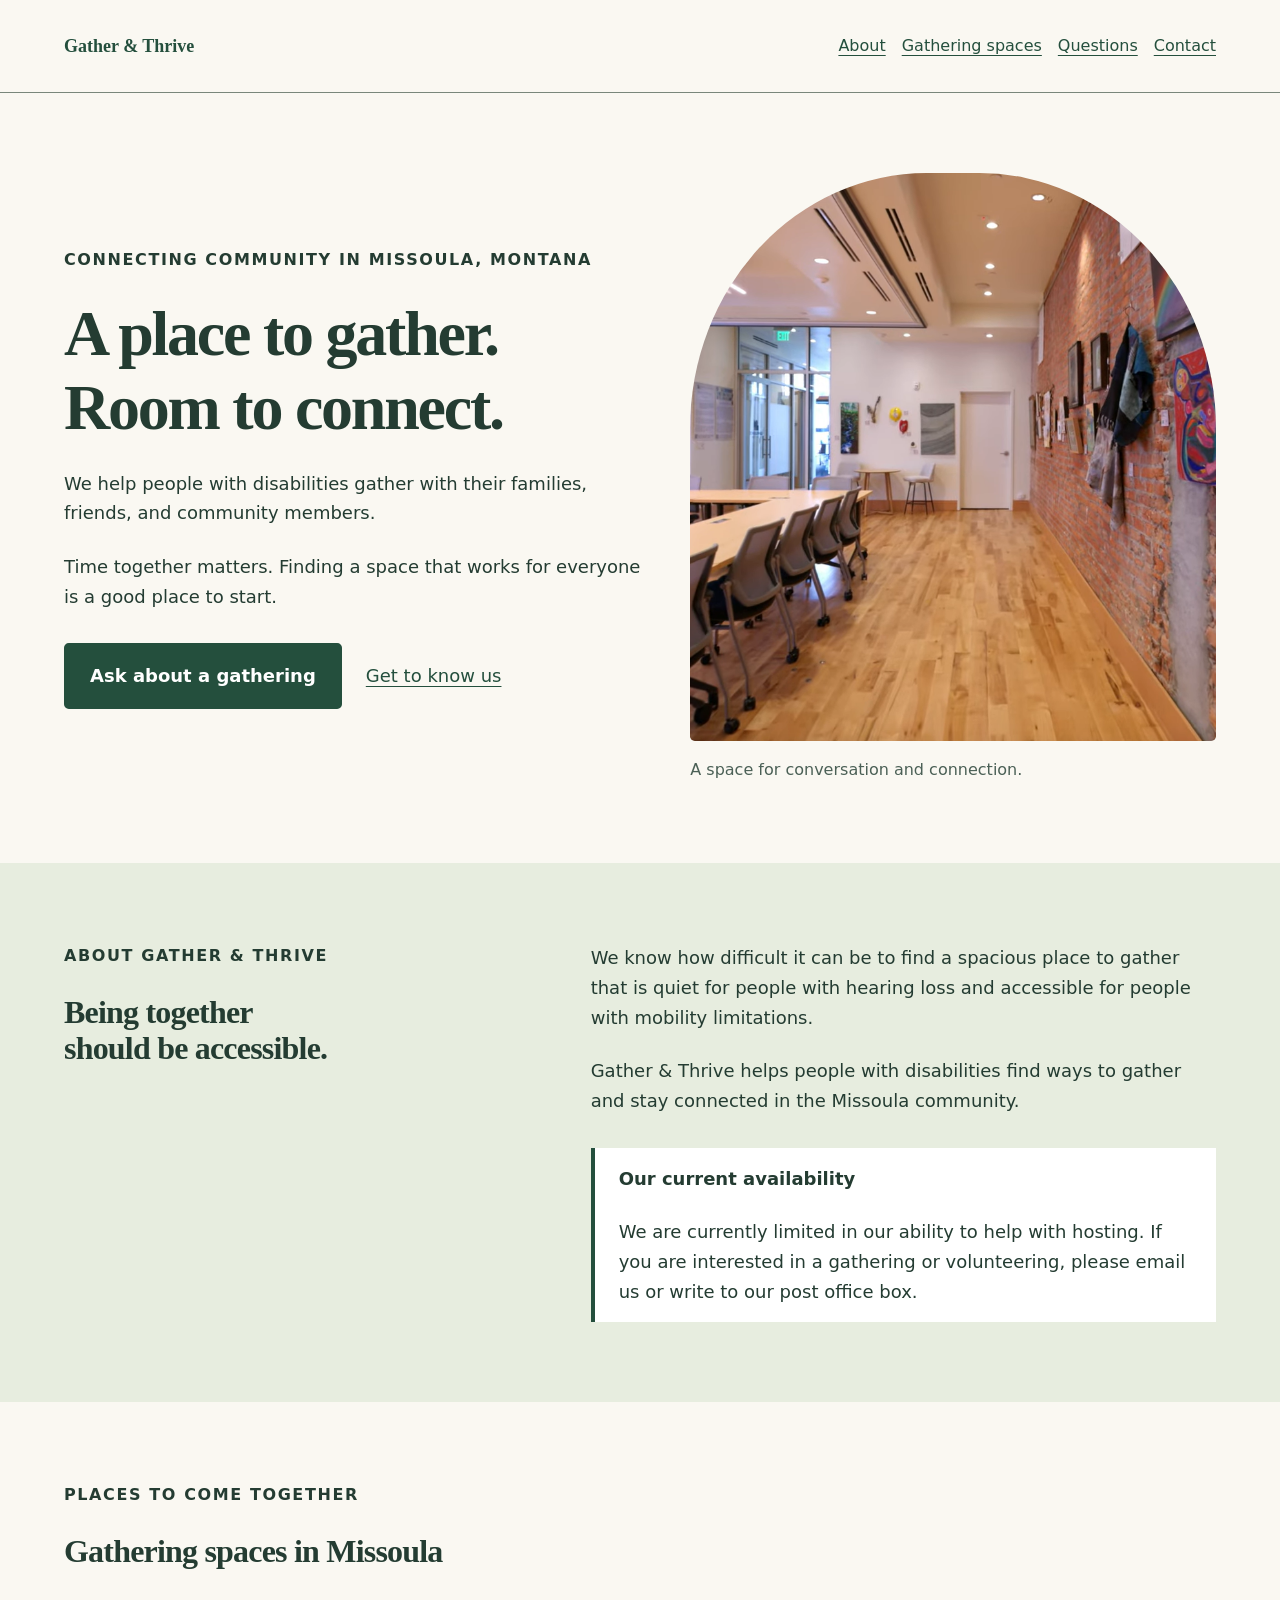
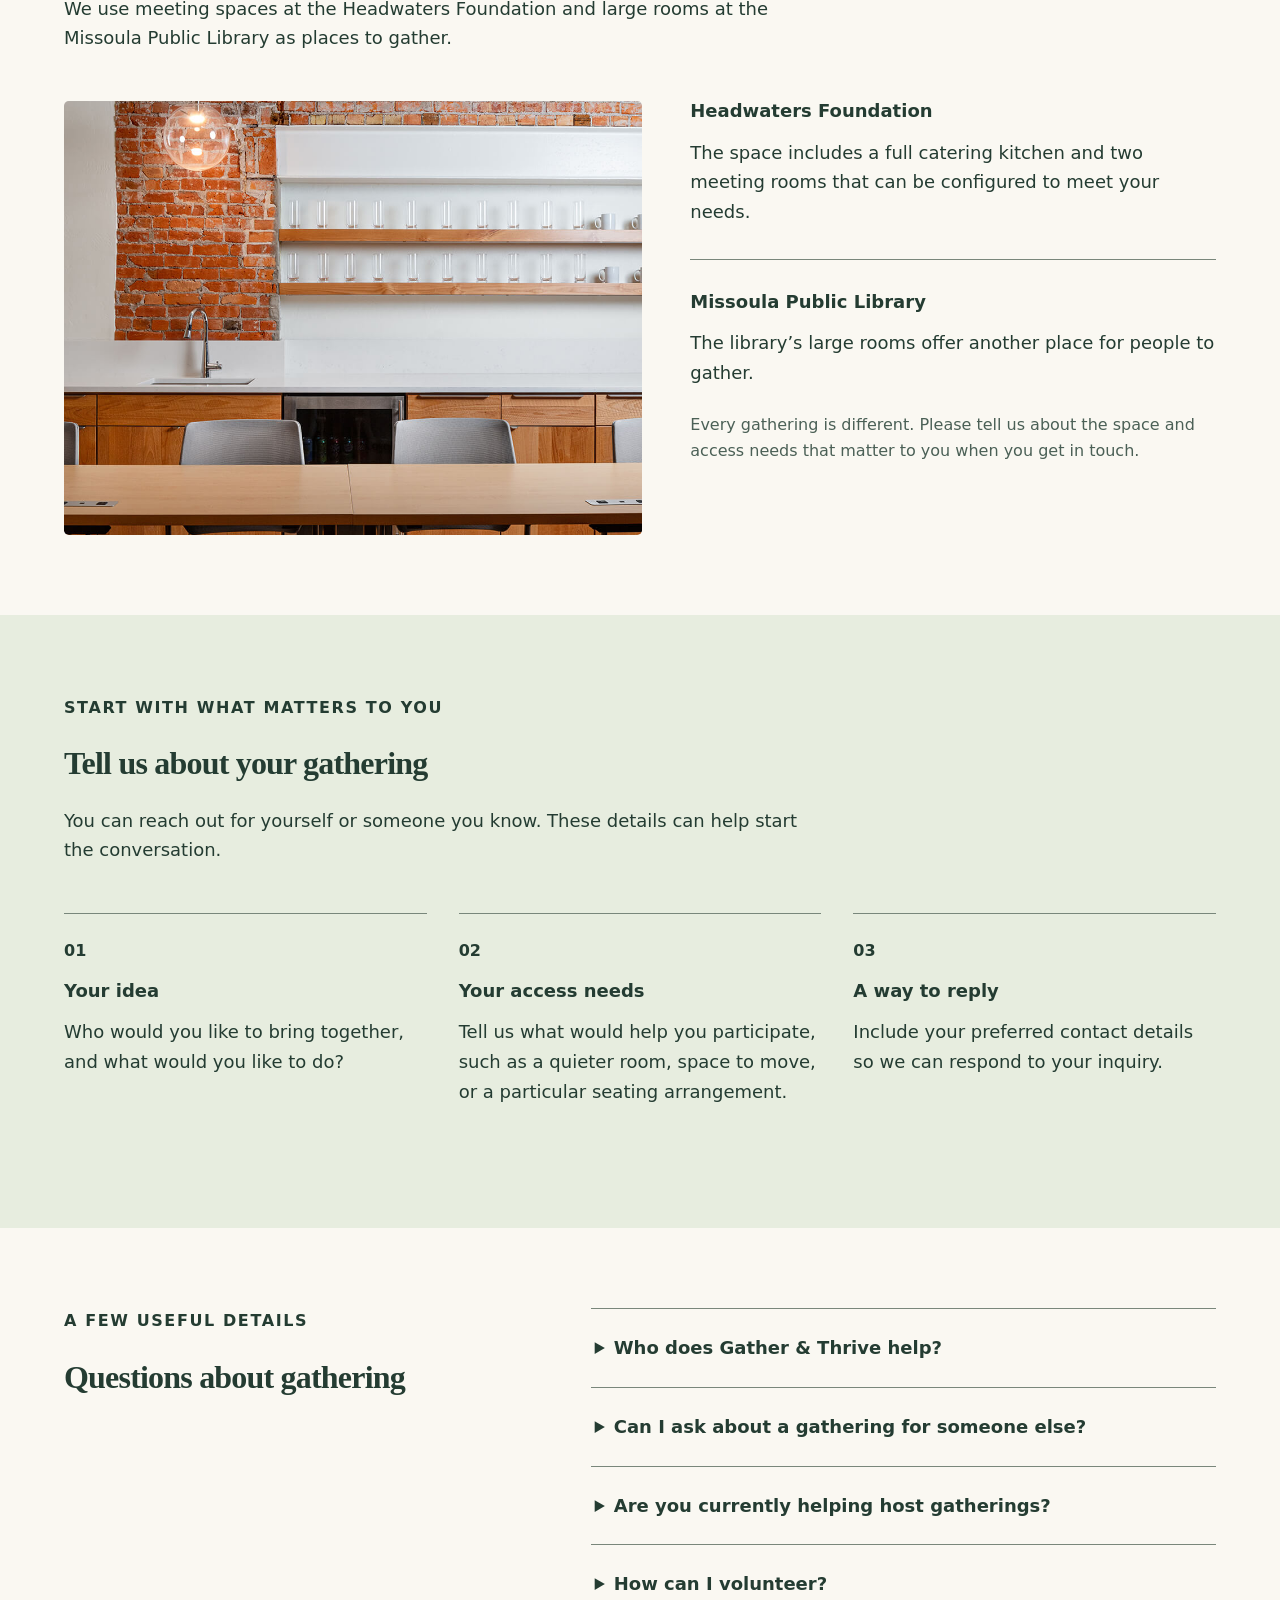
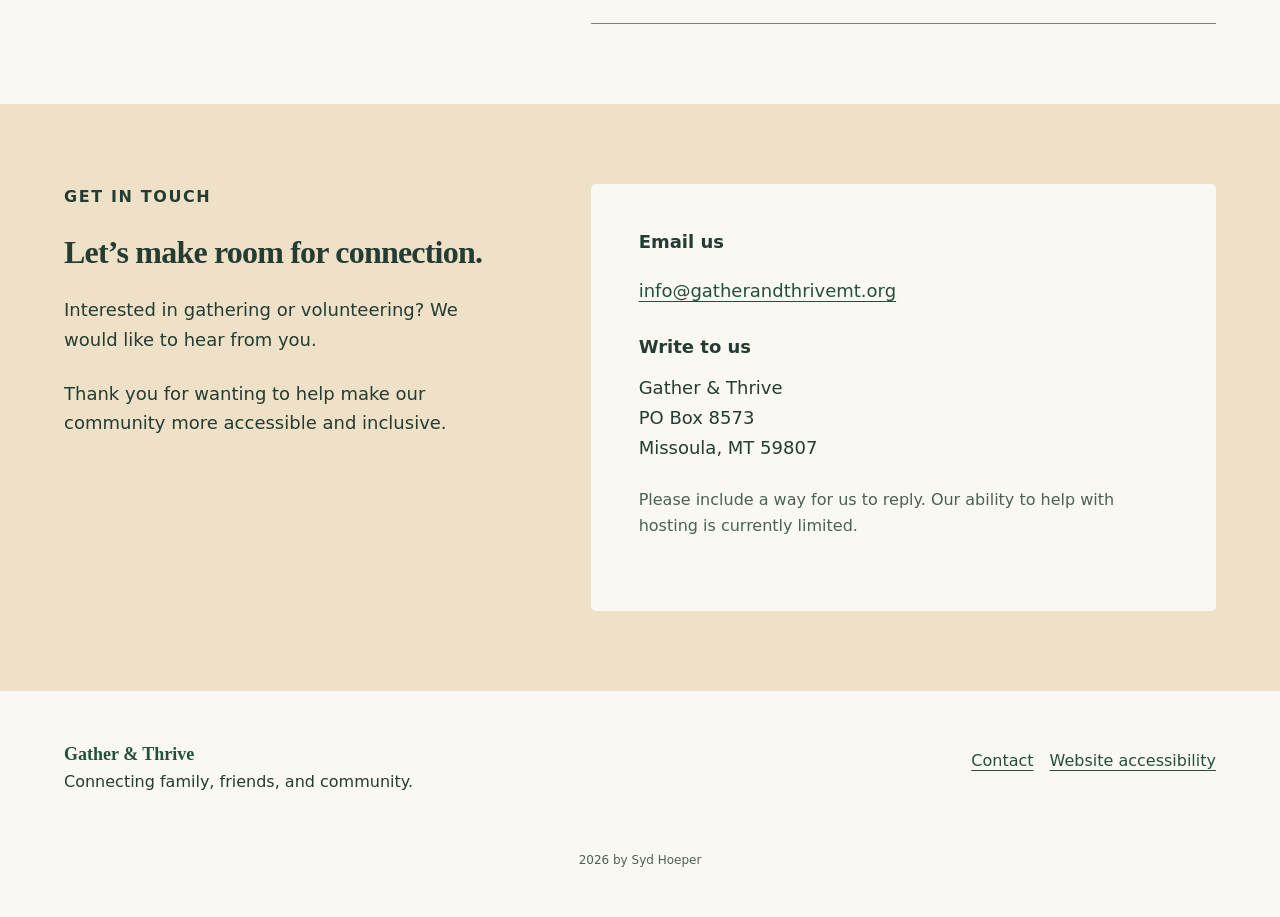
<file: index.html>
<!doctype html>
<html lang="en">
<head>
  <meta charset="utf-8">
  <meta name="viewport" content="width=device-width, initial-scale=1">
  <meta name="description" content="Gather & Thrive helps people with disabilities connect with family, friends, and community in Missoula, Montana.">
  <meta name="theme-color" content="#244f3d">
  <title>Gather &amp; Thrive | Accessible gatherings in Missoula</title>
  <link rel="stylesheet" href="styles.css?v=smooth-scroll">
</head>
<body>
<a class="skip" href="#main">Skip to main content</a>
<header>
  <div class="wrap header-inner">
    <a class="brand" href="./" aria-label="Gather and Thrive home">Gather &amp; Thrive</a>
    <nav aria-label="Main"><ul>
      <li><a href="#about">About</a></li><li><a href="#spaces">Gathering spaces</a></li><li><a href="#questions">Questions</a></li><li><a href="#contact">Contact</a></li>
    </ul></nav>
  </div>
</header>
<main id="main" tabindex="-1">
  <div class="wrap hero">
    <div>
      <p class="eyebrow">Connecting community in Missoula, Montana</p>
      <h1>A place to gather.<br>Room to connect.</h1>
      <p class="lead">We help people with disabilities gather with their families, friends, and community members.</p>
      <p>Time together matters. Finding a space that works for everyone is a good place to start.</p>
      <div class="actions"><a class="button" href="#contact">Ask about a gathering</a><a class="text-link" href="#about">Get to know us</a></div>
    </div>
    <figure><img src="assets/gathering-room.png" width="795" height="824" alt="A bright meeting room with tables, movable chairs, and artwork along an exposed brick wall."><figcaption>A space for conversation and connection.</figcaption></figure>
  </div>
  <section class="soft" id="about" aria-labelledby="about-heading">
    <div class="wrap split">
      <div><p class="eyebrow">About Gather &amp; Thrive</p><h2 id="about-heading">Being together should be accessible.</h2></div>
      <div><p class="lead">We know how difficult it can be to find a spacious place to gather that is quiet for people with hearing loss and accessible for people with mobility limitations.</p><p>Gather &amp; Thrive helps people with disabilities find ways to gather and stay connected in the Missoula community.</p>
      <div class="notice"><p><strong>Our current availability</strong></p><p>We are currently limited in our ability to help with hosting. If you are interested in a gathering or volunteering, please email us or write to our post office box.</p></div></div>
    </div>
  </section>
  <section id="spaces" aria-labelledby="spaces-heading">
    <div class="wrap">
      <div class="section-heading"><p class="eyebrow">Places to come together</p><h2 id="spaces-heading">Gathering spaces in Missoula</h2><p>We use meeting spaces at the Headwaters Foundation and large rooms at the Missoula Public Library as places to gather.</p></div>
      <div class="spaces">
        <img src="assets/meeting-space.jpg" alt="Meeting tables and chairs beside a counter with a sink and open shelving." width="1024" height="1451" loading="lazy">
        <div><div class="space"><h3>Headwaters Foundation</h3><p>The space includes a full catering kitchen and two meeting rooms that can be configured to meet your needs.</p></div>
        <div class="space"><h3>Missoula Public Library</h3><p>The library’s large rooms offer another place for people to gather.</p></div>
        <p class="small">Every gathering is different. Please tell us about the space and access needs that matter to you when you get in touch.</p></div>
      </div>
    </div>
  </section>
  <section class="soft" aria-labelledby="planning-heading">
    <div class="wrap"><div class="section-heading"><p class="eyebrow">Start with what matters to you</p><h2 id="planning-heading">Tell us about your gathering</h2><p>You can reach out for yourself or someone you know. These details can help start the conversation.</p></div>
    <ol class="steps"><li><h3>Your idea</h3><p>Who would you like to bring together, and what would you like to do?</p></li><li><h3>Your access needs</h3><p>Tell us what would help you participate, such as a quieter room, space to move, or a particular seating arrangement.</p></li><li><h3>A way to reply</h3><p>Include your preferred contact details so we can respond to your inquiry.</p></li></ol>
    </div>
  </section>
  <section id="questions" aria-labelledby="questions-heading">
    <div class="wrap split"><div><p class="eyebrow">A few useful details</p><h2 id="questions-heading">Questions about gathering</h2></div>
    <div>
      <details><summary>Who does Gather &amp; Thrive help?</summary><p>We help people with disabilities gather with family, friends, and community members in Missoula, Montana.</p></details>
      <details><summary>Can I ask about a gathering for someone else?</summary><p>Yes. You can contact us for yourself or someone you know. Tell us about the gathering and what would help the person participate.</p></details>
      <details><summary>Are you currently helping host gatherings?</summary><p>Our ability to help with hosting is currently limited. Please email us or write to us to ask about your gathering and our availability.</p></details>
      <details><summary>How can I volunteer?</summary><p>Email us or write to Gather &amp; Thrive at the post office box listed below. Let us know how you would like to help and how we can reach you.</p></details>
    </div></div>
  </section>
  <section class="contact" id="contact" aria-labelledby="contact-heading">
    <div class="wrap split"><div><p class="eyebrow">Get in touch</p><h2 id="contact-heading">Let’s make room for connection.</h2><p>Interested in gathering or volunteering? We would like to hear from you.</p><p>Thank you for wanting to help make our community more accessible and inclusive.</p></div>
    <div class="contact-box"><h3>Email us</h3><p><a class="text-link" href="mailto:info@gatherandthrivemt.org">info@gatherandthrivemt.org</a></p><h3>Write to us</h3><address>Gather &amp; Thrive<br>PO Box 8573<br>Missoula, MT 59807</address><p class="small contact-note">Please include a way for us to reply. Our ability to help with hosting is currently limited.</p></div></div>
  </section>
</main>
<footer><div class="wrap footer-inner"><div><a class="brand" href="./">Gather &amp; Thrive</a><p>Connecting family, friends, and community.</p></div><nav aria-label="Footer"><ul><li><a href="#contact">Contact</a></li><li><a href="accessibility.html">Website accessibility</a></li></ul></nav></div><p class="wrap site-credit">2026 by Syd Hoeper</p></footer>
</body>
</html>
</file>
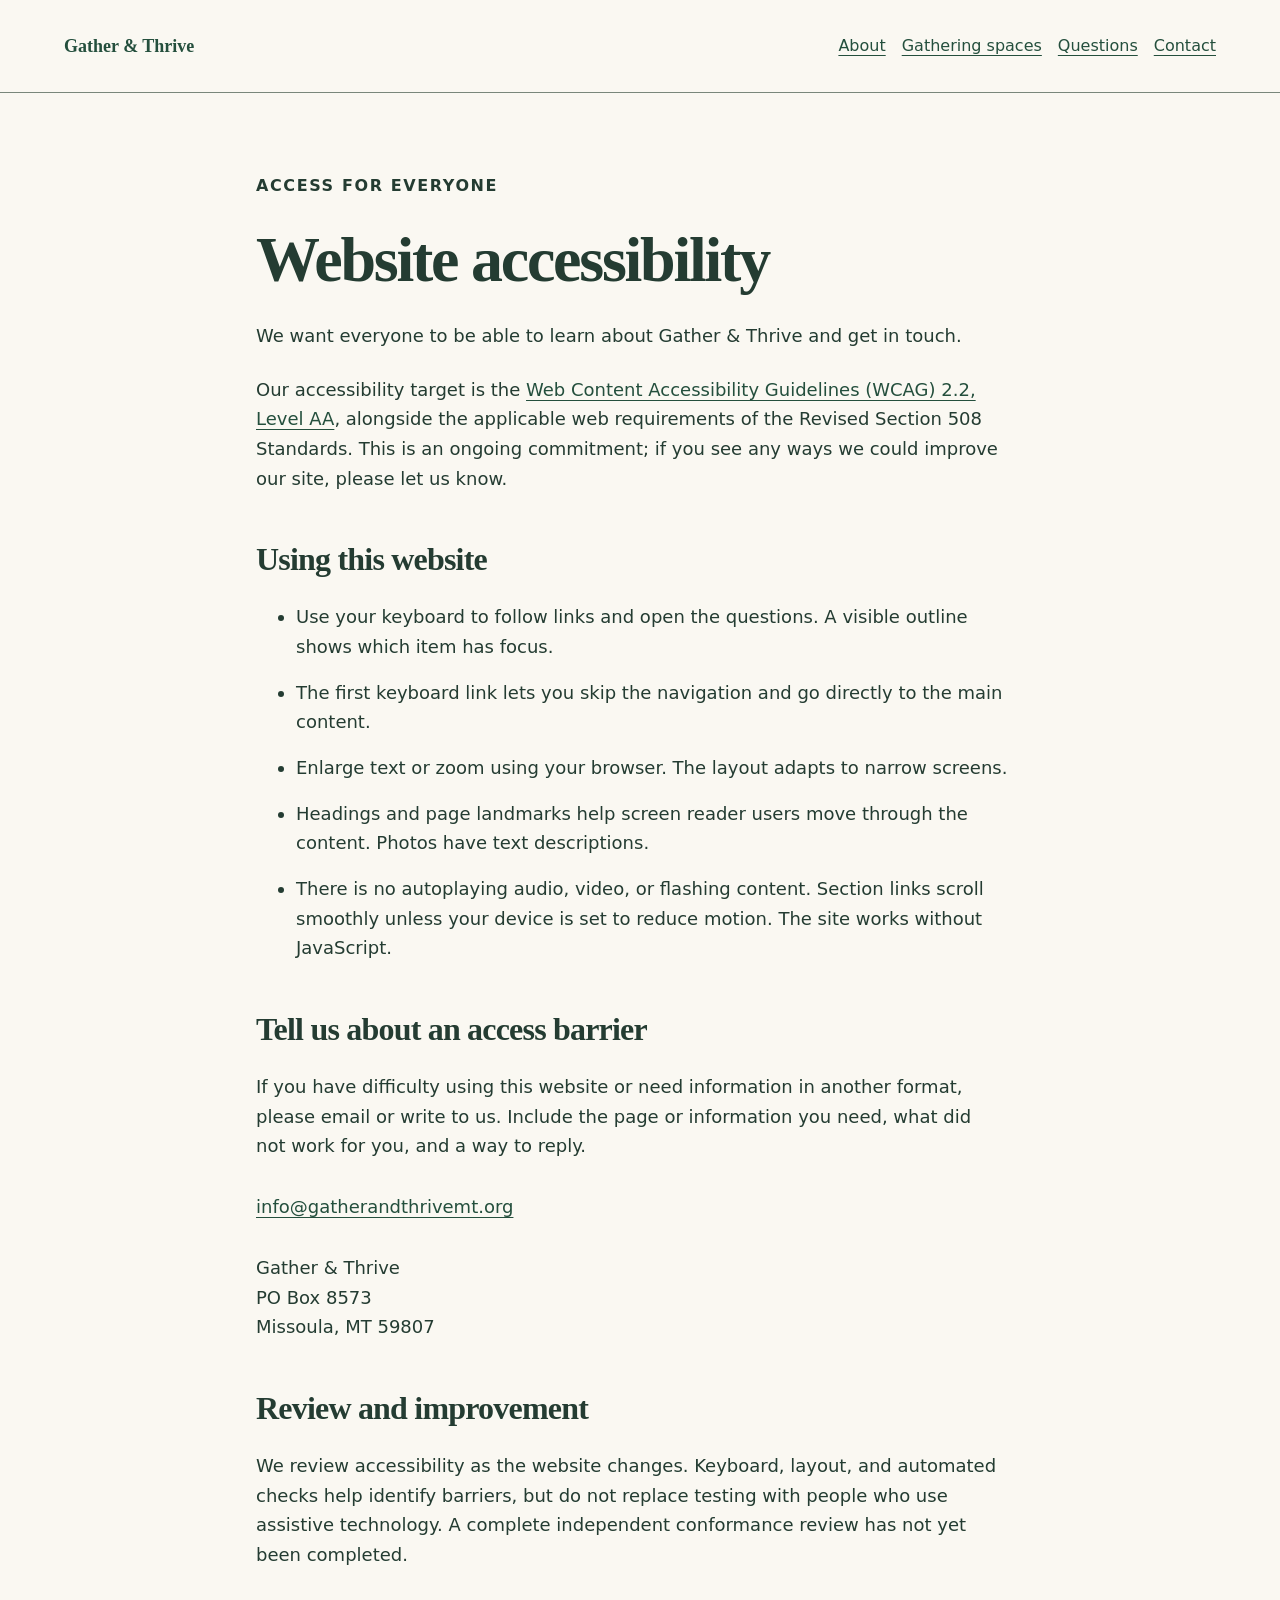
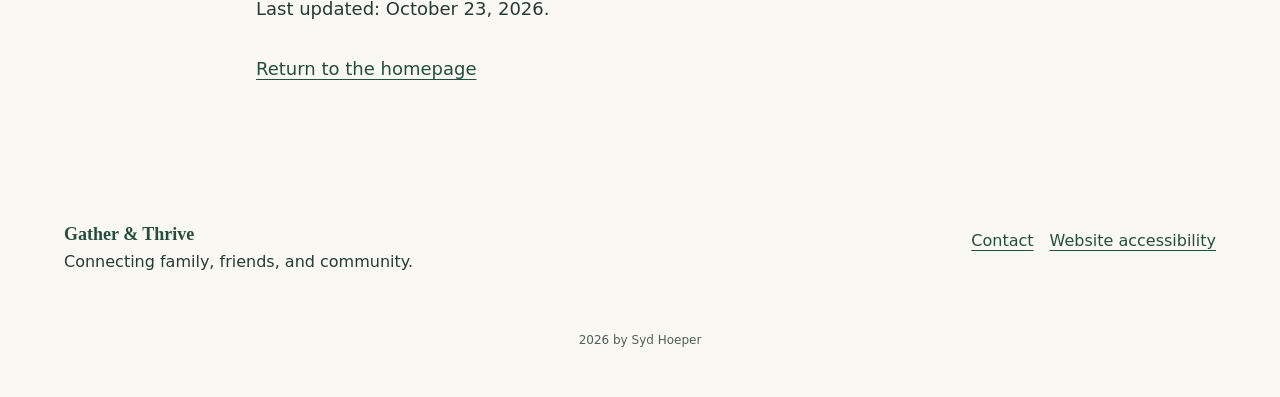
<file: accessibility.html>
<!doctype html>
<html lang="en">
<head><meta charset="utf-8"><meta name="viewport" content="width=device-width, initial-scale=1"><meta name="description" content="Accessibility features and feedback for the Gather & Thrive website."><title>Website accessibility | Gather &amp; Thrive</title><link rel="stylesheet" href="styles.css?v=smooth-scroll"></head>
<body>
<a class="skip" href="#main">Skip to main content</a>
<header><div class="wrap header-inner"><a class="brand" href="./" aria-label="Gather and Thrive home">Gather &amp; Thrive</a><nav aria-label="Main"><ul><li><a href="./#about">About</a></li><li><a href="./#spaces">Gathering spaces</a></li><li><a href="./#questions">Questions</a></li><li><a href="./#contact">Contact</a></li></ul></nav></div></header>
<main id="main" tabindex="-1" class="wrap article">
<p class="eyebrow">Access for everyone</p><h1>Website accessibility</h1>
<p class="lead">We want everyone to be able to learn about Gather &amp; Thrive and get in touch.</p>
<p>Our accessibility target is the <a href="https://www.w3.org/TR/WCAG22/">Web Content Accessibility Guidelines (WCAG) 2.2, Level AA</a>, alongside the applicable web requirements of the Revised Section 508 Standards. This is an ongoing commitment; if you see any ways we could improve our site, please let us know.</p>
<h2>Using this website</h2><ul>
<li>Use your keyboard to follow links and open the questions. A visible outline shows which item has focus.</li>
<li>The first keyboard link lets you skip the navigation and go directly to the main content.</li>
<li>Enlarge text or zoom using your browser. The layout adapts to narrow screens.</li>
<li>Headings and page landmarks help screen reader users move through the content. Photos have text descriptions.</li>
<li>There is no autoplaying audio, video, or flashing content. Section links scroll smoothly unless your device is set to reduce motion. The site works without JavaScript.</li>
</ul>
<h2>Tell us about an access barrier</h2><p>If you have difficulty using this website or need information in another format, please email or write to us. Include the page or information you need, what did not work for you, and a way to reply.</p>
<p><a class="text-link" href="mailto:info@gatherandthrivemt.org">info@gatherandthrivemt.org</a></p>
<address>Gather &amp; Thrive<br>PO Box 8573<br>Missoula, MT 59807</address>

<h2>Review and improvement</h2><p>We review accessibility as the website changes. Keyboard, layout, and automated checks help identify barriers, but do not replace testing with people who use assistive technology. A complete independent conformance review has not yet been completed.</p>
<p>Last updated: October 23, 2026.</p><a class="text-link" href="./">Return to the homepage</a>
</main>
<footer><div class="wrap footer-inner"><div><a class="brand" href="./">Gather &amp; Thrive</a><p>Connecting family, friends, and community.</p></div><nav aria-label="Footer"><ul><li><a href="./#contact">Contact</a></li><li><a href="accessibility.html" aria-current="page">Website accessibility</a></li></ul></nav></div><p class="wrap site-credit">2026 by Syd Hoeper</p></footer>
</body></html>
</file>
<file: styles.css>
/* DESIGN SETTINGS: change these variables to restyle the whole site. */
:root {
  --paper: #faf8f2; --surface: #ffffff; --ink: #243c32; --muted: #4b6056;
  --brand: #244f3d; --soft: #e7eddf; --accent: #eee1c8; --line: #79877b;
  --focus: #174fa1; --heading-font: Georgia, 'Times New Roman', serif;
  --body-font: system-ui, -apple-system, BlinkMacSystemFont, 'Segoe UI', sans-serif;
  /* Five purposeful type roles. Only the display size changes on mobile. */
  --text-credit: .75rem; --text-small: 1rem; --text-body: 1.125rem;
  --text-heading: 2rem; --text-display: 4rem;
  --weight-heading: 700; --leading-body: 1.65; --leading-heading: 1.15;
  /* Shared spacing scale: 4, 8, 16, 24, 32, 48, 80px. */
  --space-1: .25rem; --space-2: .5rem; --space-3: 1rem;
  --space-4: 1.5rem; --space-5: 2rem; --space-6: 3rem; --space-7: 5rem;
  --width: 72rem; --radius: .3rem; --section-space: var(--space-7);
}
* { box-sizing: border-box; }
html { scroll-padding-top: var(--space-4); }
/* Respect visitors who prefer to avoid motion. */
@media (prefers-reduced-motion: no-preference) {
  html { scroll-behavior: smooth; }
}
body { margin: 0; background: var(--paper); color: var(--ink); font: var(--text-body)/var(--leading-body) var(--body-font); overflow-wrap: anywhere; }
img { display: block; max-width: 100%; height: auto; }
a { color: var(--brand); text-underline-offset: .22em; text-decoration-thickness: .08em; }
a:hover { text-decoration-thickness: .16em; }
a, summary { touch-action: manipulation; }
:focus-visible { outline: 3px solid var(--focus); outline-offset: 5px; }
.skip { position: absolute; left: 1rem; top: 1rem; z-index: 10; background: white; padding: var(--space-3) var(--space-3); transform: translateY(-200%); }
.skip:focus { transform: none; }
.wrap { width: min(var(--width), calc(100% - 3rem)); margin-inline: auto; }
header { border-bottom: 1px solid var(--line); }
.header-inner { display: flex; align-items: center; justify-content: space-between; gap: var(--space-3) var(--space-5); padding-block: var(--space-4); flex-wrap: wrap; }
.brand { font: 700 var(--text-body)/var(--leading-heading) var(--heading-font); text-decoration: none; padding-block: var(--space-2); }
nav ul { list-style: none; display: flex; flex-wrap: wrap; gap: var(--space-1) var(--space-3); padding: 0; margin: 0; }
nav a { display: inline-flex; min-height: 44px; align-items: center; font-size: var(--text-small); }
h1,h2,h3 { font-family: var(--heading-font); font-weight: var(--weight-heading); line-height: var(--leading-heading); text-wrap: balance; }
h1 { font-size: var(--text-display); margin: var(--space-3) 0 var(--space-4); letter-spacing: -.035em; }
h2 { font-size: var(--text-heading); margin: 0 0 var(--space-4); letter-spacing: -.025em; }
h3 { font-size: var(--text-body); font-family: var(--body-font); font-weight: var(--weight-heading); margin: 0 0 var(--space-3); }
p { margin: 0 0 var(--space-4); max-width: 65ch; }
.eyebrow { font-size: var(--text-small); font-weight: 650; letter-spacing: .1em; text-transform: uppercase; }
.hero { display: grid; grid-template-columns: 1.1fr 1fr; align-items: center; gap: var(--space-6); padding-block: var(--section-space); }
.hero figure { margin: 0; }
.hero img { width: 100%; aspect-ratio: 1 / 1.08; object-fit: cover; border-radius: 45% 45% var(--radius) var(--radius); }
figcaption { font-size: var(--text-small); color: var(--muted); margin-top: var(--space-3); }
.lead { font-size: var(--text-body); }
.actions { display: flex; flex-wrap: wrap; gap: var(--space-3) var(--space-4); align-items: center; margin-block: var(--space-5) 0; }
.button { display: inline-flex; align-items: center; justify-content: center; min-height: 48px; padding: var(--space-3) var(--space-4); background: var(--brand); color: white; border: 2px solid var(--brand); border-radius: var(--radius); font-weight: 600; text-decoration: none; }
.button:hover { text-decoration: underline; }
.text-link { display: inline-flex; align-items: center; min-height: 44px; }
section { padding-block: var(--section-space); }
.hero { padding-block: var(--section-space); }
.soft { background: var(--soft); }
.split { display: grid; grid-template-columns: 1fr 1.4fr; gap: var(--space-5) var(--space-7); }
.notice { border-left: 4px solid var(--brand); padding: var(--space-3) var(--space-4); background: var(--surface); margin-top: var(--space-5); }
.notice p:last-child { margin-bottom: 0; }
.section-heading { max-width: 46rem; margin-bottom: var(--space-6); }
.spaces { display: grid; grid-template-columns: 1.1fr 1fr; gap: var(--space-6); align-items: start; }
.spaces img { width: 100%; aspect-ratio: 4/3; object-fit: cover; border-radius: var(--radius); }
.space + .space { border-top: 1px solid var(--line); padding-top: 2rem; margin-top: var(--space-5); }
.steps { display: grid; grid-template-columns: repeat(3, 1fr); gap: var(--space-5); padding: 0; list-style: none; counter-reset: steps; }
.steps li { counter-increment: steps; border-top: 1px solid var(--line); padding-top: 1.5rem; }
.steps li::before { content: '0' counter(steps); display: block; font-size: var(--text-small); font-weight: 700; margin-bottom: var(--space-3); }
details { border-top: 1px solid var(--line); padding: var(--space-2) 0; }
details:last-child { border-bottom: 1px solid var(--line); }
summary { cursor: pointer; padding: var(--space-3) var(--space-1); min-height: 48px; font-weight: 650; }
details p { padding: var(--space-1) var(--space-4); }
.contact { background: var(--accent); }
address { font-style: normal; font-size: var(--text-body); line-height: var(--leading-body); }
.contact-box { background: var(--paper); padding: var(--space-6); border-radius: var(--radius); }
.small { font-size: var(--text-small); color: var(--muted); }
footer { padding-block: var(--space-6); }
.footer-inner { display: flex; gap: var(--space-3) var(--space-6); flex-wrap: wrap; justify-content: space-between; }
footer p { font-size: var(--text-small); }
.article { max-width: 48rem; padding-block: var(--section-space); }
.article h2 { font-size: var(--text-heading); margin-top: var(--space-6); }
.article li { margin-bottom: var(--space-3); }
@media (max-width: 48rem) {
  :root { --text-display: 3rem; --section-space: var(--space-6); }
  .contact-box { padding: var(--space-4); }
  .hero,.split,.spaces,.steps { grid-template-columns: 1fr; }
  .hero figure { max-width: 36rem; }
  .hero img { aspect-ratio: 4/3; border-radius: var(--radius); }
  .header-inner { align-items: start; }
  nav ul { gap: var(--space-1) var(--space-3); }
  .wrap { width: calc(100% - 2.5rem); }
}
@media (forced-colors: active) {
 .button { border: 2px solid ButtonText; }
 :focus-visible { outline-color: Highlight; }
}
@media print { .skip,header nav,.actions { display: none; } body { font-size: 12pt; } section,.hero { padding-block: var(--space-3); } .hero img { max-height: 15rem; width: auto; } }

/* Small credit remains readable and follows browser text-size settings. */
footer .site-credit { text-align: center; max-width: none; font-size: var(--text-credit); line-height: 1.5; color: var(--muted); margin-top: var(--space-5); margin-bottom: 0; }

.contact-note { margin-top: var(--space-4); }
</file>
